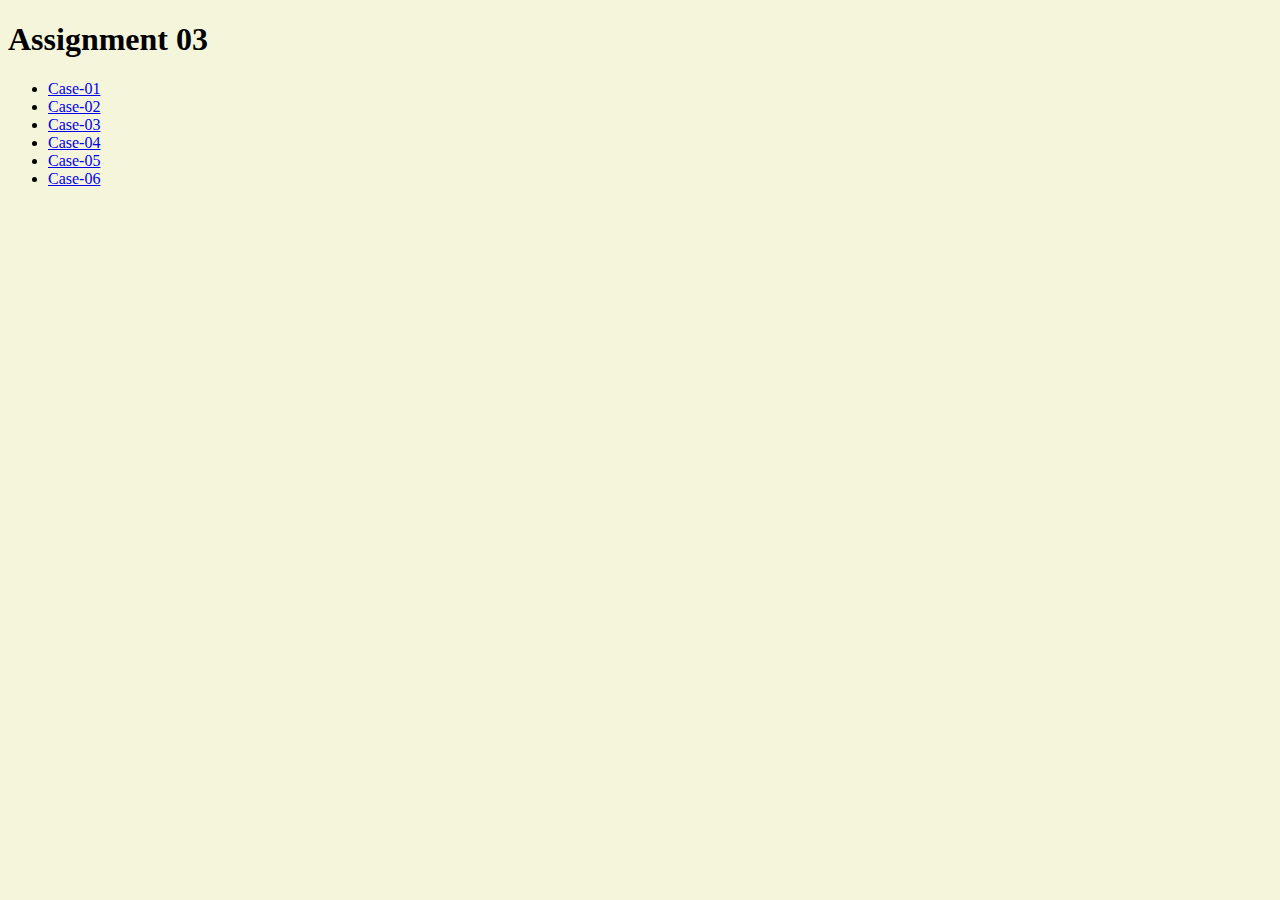
<file: index.html>
<!DOCTYPE html>
<html lang="en">
<head>
    <meta charset="UTF-8">
    <meta name="viewport" content="width=device-width, initial-scale=1.0">
    <title>index page</title>
    <style>
        body{
            background-color:beige;
        }
    </style>
</head>
<body>
    <h1>Assignment 03</h1>
    <ul>
    <li><a href="./pages/Case01.html">Case-01</a></li>
    <li><a href="./pages/Cas02.html">Case-02</a></li>
    <li><a href="./pages/Case03.html">Case-03</a></li>
    <li><a href="./pages/Case04.html">Case-04</a></li>
    <li><a href="./pages/Case05.html">Case-05</a></li>
    <li><a href="./pages/Case06.html">Case-06</a></li>
    </ul>
    

</body>
</html>
</file>
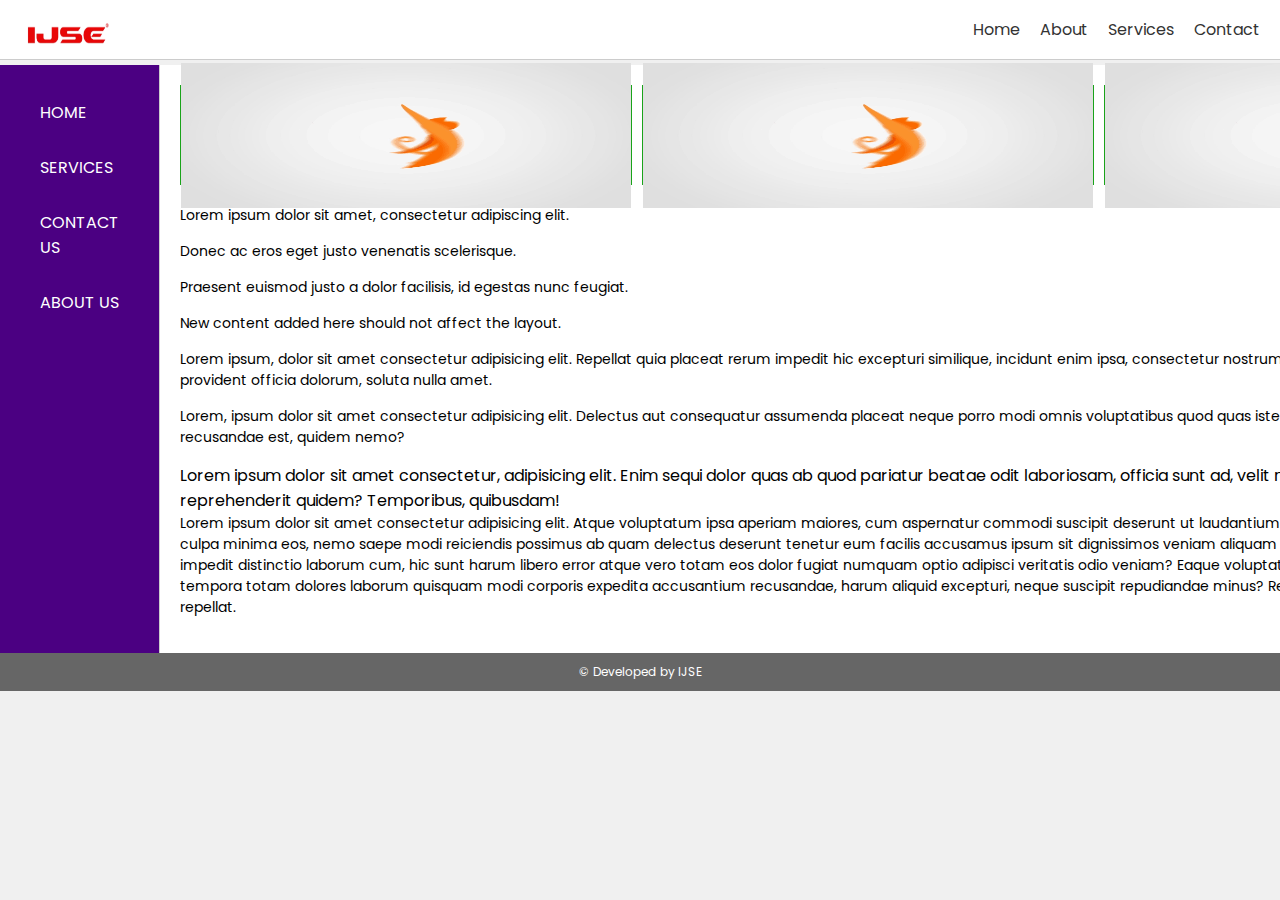
<file: pages/Cas02.html>
<!DOCTYPE html>
<html lang="en">
<head>
    <meta charset="UTF-8">
    <meta name="viewport" content="width=device-width, initial-scale=1.0">
    <title>Case Two</title>
    <link rel="stylesheet" href="/CSS/case02.css">
    <link rel="stylesheet" href="https://cdnjs.cloudflare.com/ajax/libs/font-awesome/6.4.2/css/all.min.css">
    <link href="https://fonts.googleapis.com/css2?family=Poppins:wght@300;400;600&display=swap" rel="stylesheet">
</head>
<body>

    <!-- Header Section -->
    <header>
        <div class="logo">
            <img src="/images/Screenshot (65).png" alt="Logo">
        </div>
        <nav class="top-nav">
            <a href="#">Home</a>
            <a href="#">About</a>
            <a href="#">Services</a>
            <a href="#">Contact</a>
        </nav>
    </header>

    <!-- Main Container -->
    <div class="main-container">
        
        <!-- Sidebar Navigation -->
        <nav class="side-nav">
          <a href="Home">HOME</a>
          <a href="Services">SERVICES</a>
          <a href="Contact us"> CONTACT US</a>
          <a href="About us">ABOUT US</a>
        </nav>

        <!-- Content Area -->
        <div class="content">
            
           
            <div class="logo-grid">
                <div class="logo-item"><img src="/images/original-bf232a358b92409f72a031e0eb1b0669.gif" alt="Logo" class="orange-logo"></div>
                <div class="logo-item"><img src="/images/original-bf232a358b92409f72a031e0eb1b0669.gif" alt="Logo" class="orange-logo"></div>
                <div class="logo-item"><img src="/images/original-bf232a358b92409f72a031e0eb1b0669.gif" alt="Logo" class="orange-logo"></div>
            </div>

            <!-- Text Content -->
            <div class="text-content">
                <p>Lorem ipsum dolor sit amet, consectetur adipiscing elit.</p>
                <p>Donec ac eros eget justo venenatis scelerisque.</p>
                <p>Praesent euismod justo a dolor facilisis, id egestas nunc feugiat.</p>
                <p>New content added here should not affect the layout.</p>
                <p>Lorem ipsum, dolor sit amet consectetur adipisicing elit.
                    Repellat quia placeat rerum impedit hic excepturi similique, incidunt enim ipsa, 
                    consectetur nostrum! Laboriosam assumenda quidem provident officia dolorum, soluta nulla amet.</p>
                    <p>Lorem, ipsum dolor sit amet consectetur adipisicing elit. 
                        Delectus aut consequatur assumenda placeat neque porro modi omnis voluptatibus quod quas iste cum esse expedita, 
                        suscipit blanditiis recusandae est, quidem nemo?</p>
                        Lorem ipsum dolor sit amet consectetur, adipisicing elit. Enim sequi dolor quas ab quod pariatur 
                        beatae odit laboriosam, officia sunt ad, 
                        velit nesciunt dolores ut reiciendis reprehenderit quidem? Temporibus, quibusdam!
                        <p>Lorem ipsum dolor sit amet consectetur adipisicing elit. Atque voluptatum ipsa aperiam maiores, 
                            cum aspernatur commodi suscipit deserunt ut laudantium illum quos? Accusamus, vero. Nihil culpa minima eos, 
                            nemo saepe modi reiciendis possimus ab quam delectus deserunt tenetur eum facilis accusamus ipsum sit dignissimos veniam 
                            aliquam libero eaque deleniti minus. Maxime impedit distinctio laborum cum, hic sunt harum libero error atque vero totam eos dolor 
                            fugiat numquam optio adipisci veritatis odio veniam? Eaque voluptatibus deleniti et placeat nostrum tempora totam dolores laborum quisquam modi corporis expedita accusantium recusandae, harum aliquid excepturi,
                             neque suscipit repudiandae minus? Repudiandae natus asperiores quos repellat.</p>
                   
            </div>
            
        </div>

    </div>

    <!-- Footer -->
    <footer>
        &copy; Developed by IJSE
    </footer>

</body>
</html>
</file>
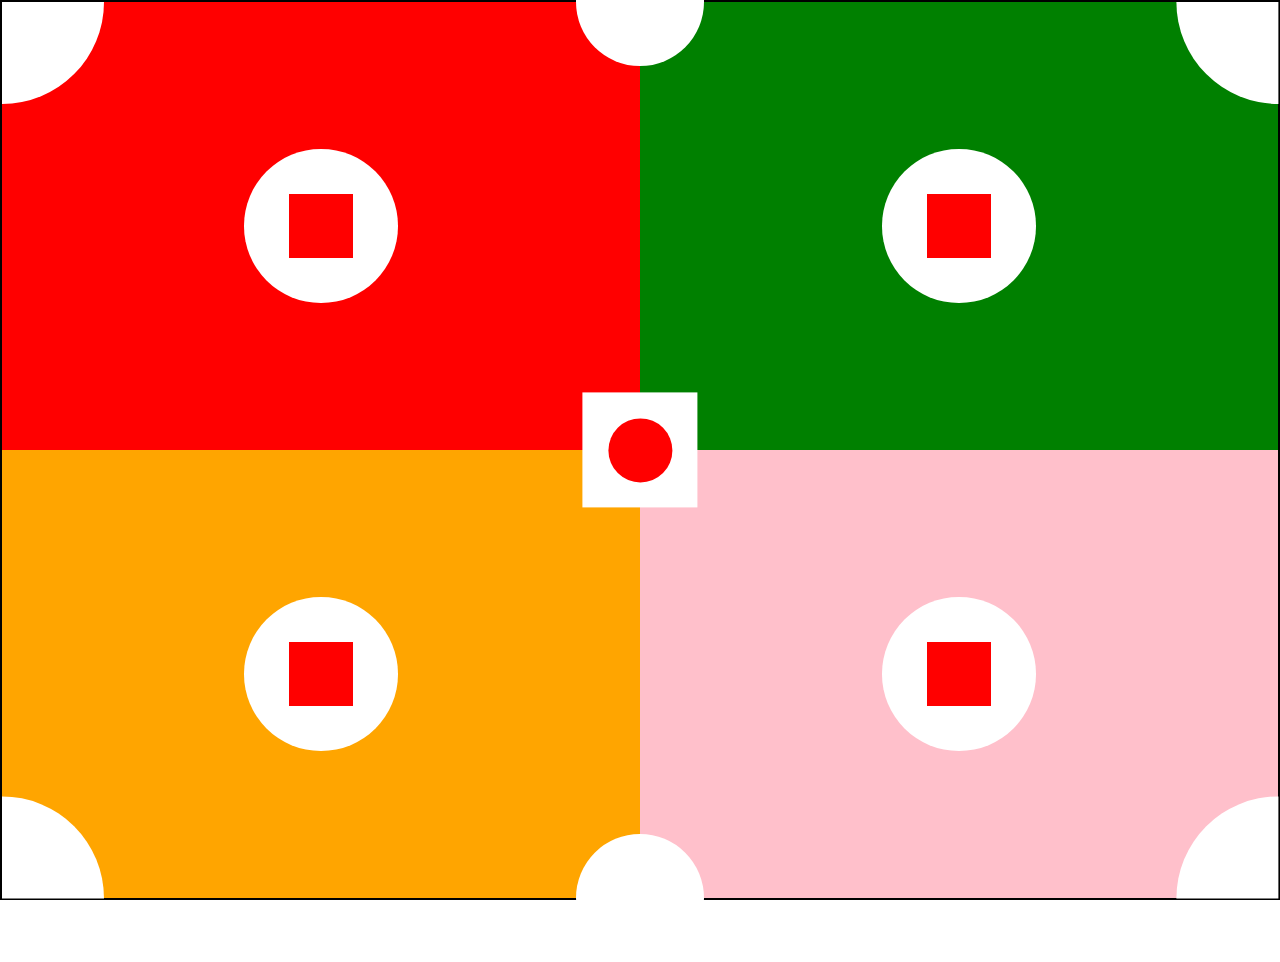
<file: pages/Case01.html>
<!DOCTYPE html>
<html lang="en">
<head>
    <meta charset="UTF-8">
    <meta name="viewport" content="width=device-width, initial-scale=1.0">
    <title>Case 01</title>
    <link rel="stylesheet" href="/CSS/case01.css">
</head>
<body>
    <div class="container">
        <div class="box top-left">
            <div class="circle">
                <div class="square"></div>
            </div>
            <div class="corner"></div>
        </div>
        <div class="box top-right">
            <div class="circle">
                <div class="square"></div>
            </div>
            <div class="corner"></div>
        </div>
        <div class="box bottom-left">
            <div class="circle">
                <div class="square"></div>
            </div>
            <div class="corner"></div>
        </div>
        <div class="box bottom-right">
            <div class="circle">
                <div class="square"></div>
            </div>
            <div class="corner"></div>
        </div>
        <!-- Center white square with red circle -->
        <div class="center-box">
            <div class="center-circle"></div>
        </div>
          <!-- Middle half-circles at top and bottom -->
          <div class="middle-half-circle top-middle-circle"></div>
          <div class="middle-half-circle bottom-middle-circle"></div>
    </div>
</body>
</html>
</file>
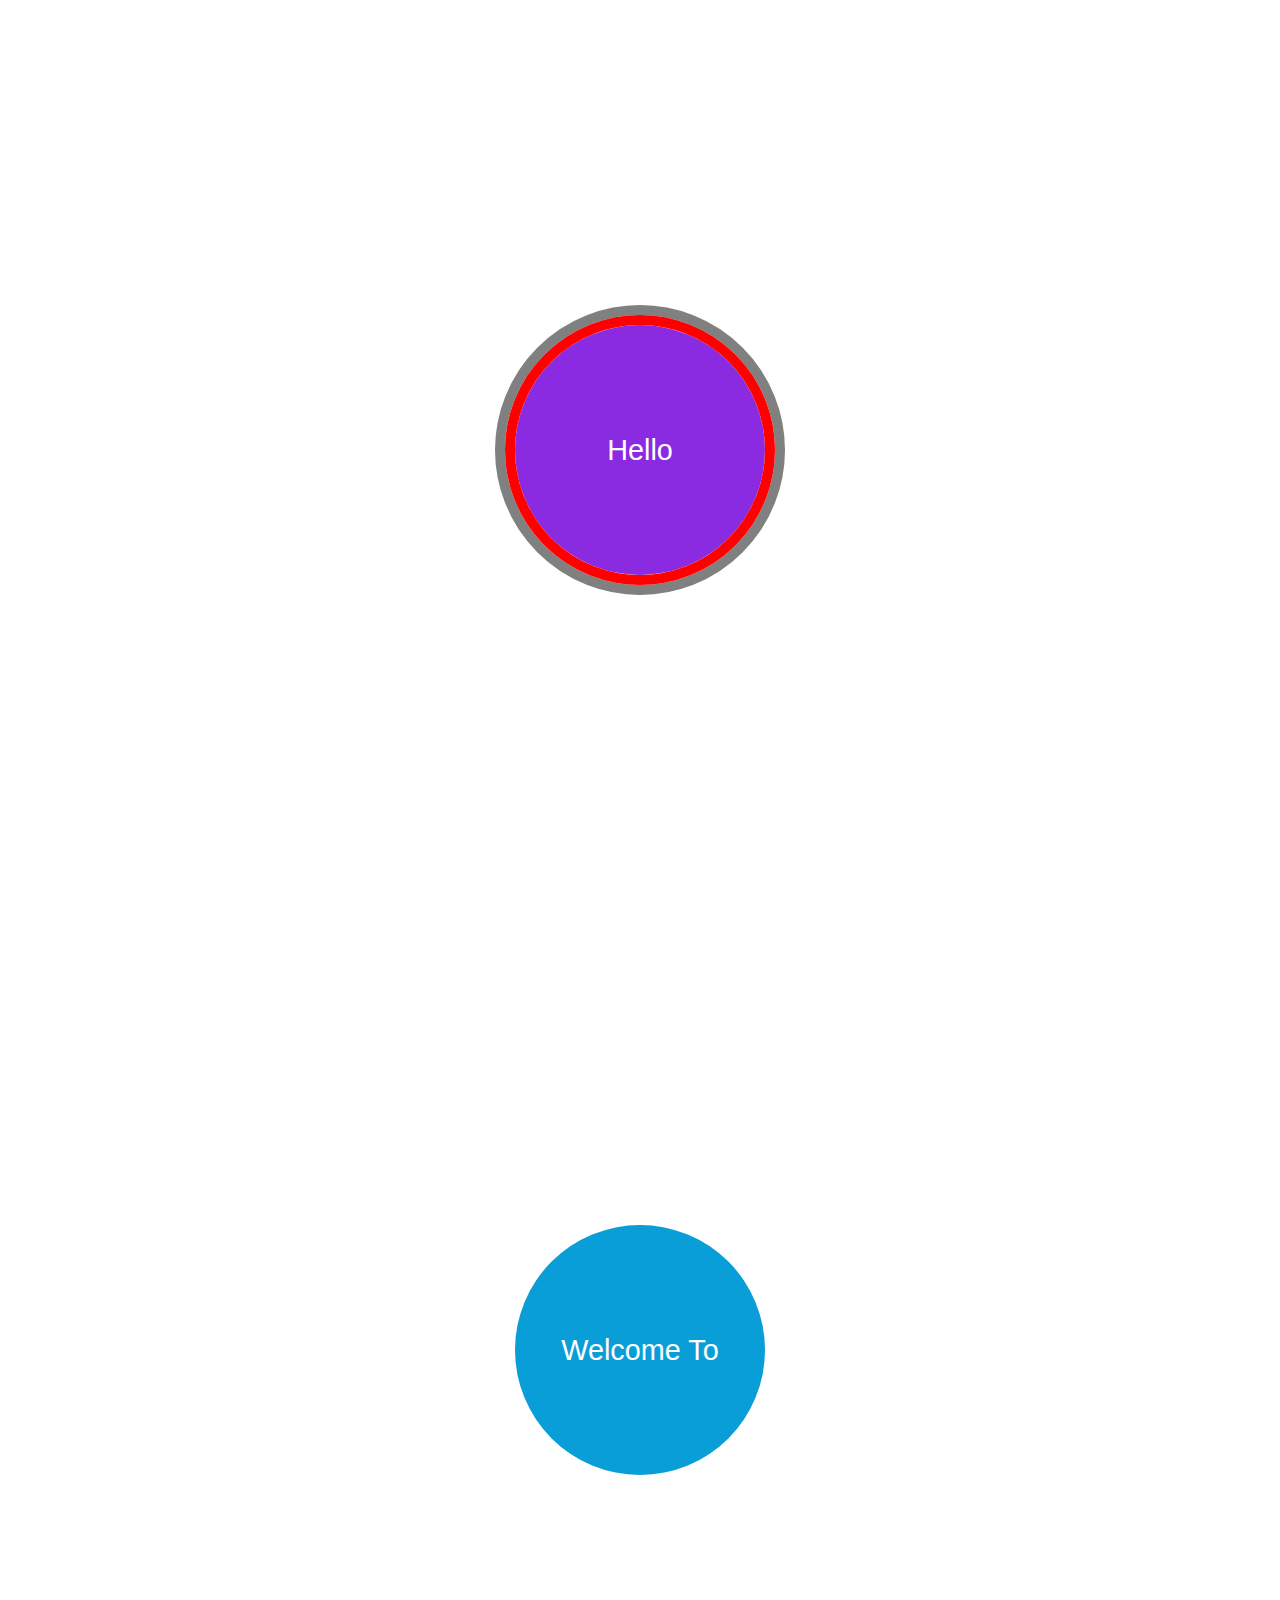
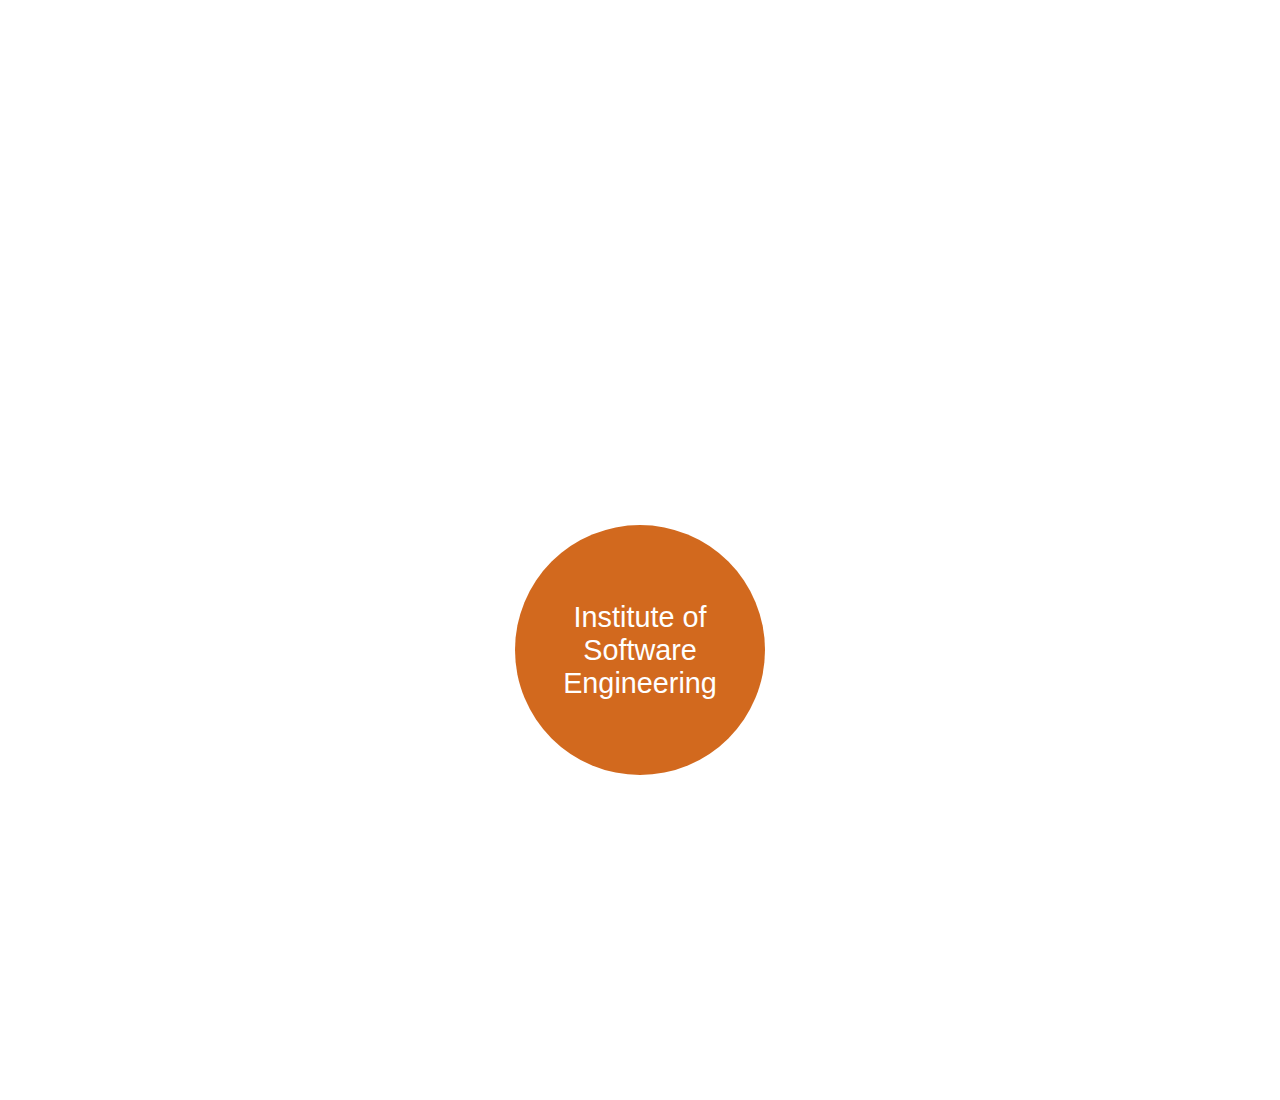
<file: pages/Case03.html>
<!DOCTYPE html>
<html lang="en">
  <head>
    <meta charset="UTF-8" />
    <meta name="viewport" content="width=device-width, initial-scale=1.0" />
    <link rel="stylesheet" href="/CSS/case03.css" />
    <title>case-03</title>
  </head>
  <body>
    <div class="ring" id="outer-ring">
      <div class="ring" id="inner-ring"></div>
    </div>
    <div class="circle-container">
      <div class="card-container">
        <div class="circle-card" id="card-1"><p>Hello</p></div>
      </div>
      <div class="card-container">
        <div class="circle-card" id="card-2"><p>Welcome To</p></div>
      </div>
      <div class="card-container">
        <div class="circle-card" id="card-3">
          <p>Institute of Software Engineering</p>
        </div>
      </div>
    </div>
  </body>
</html>
</file>
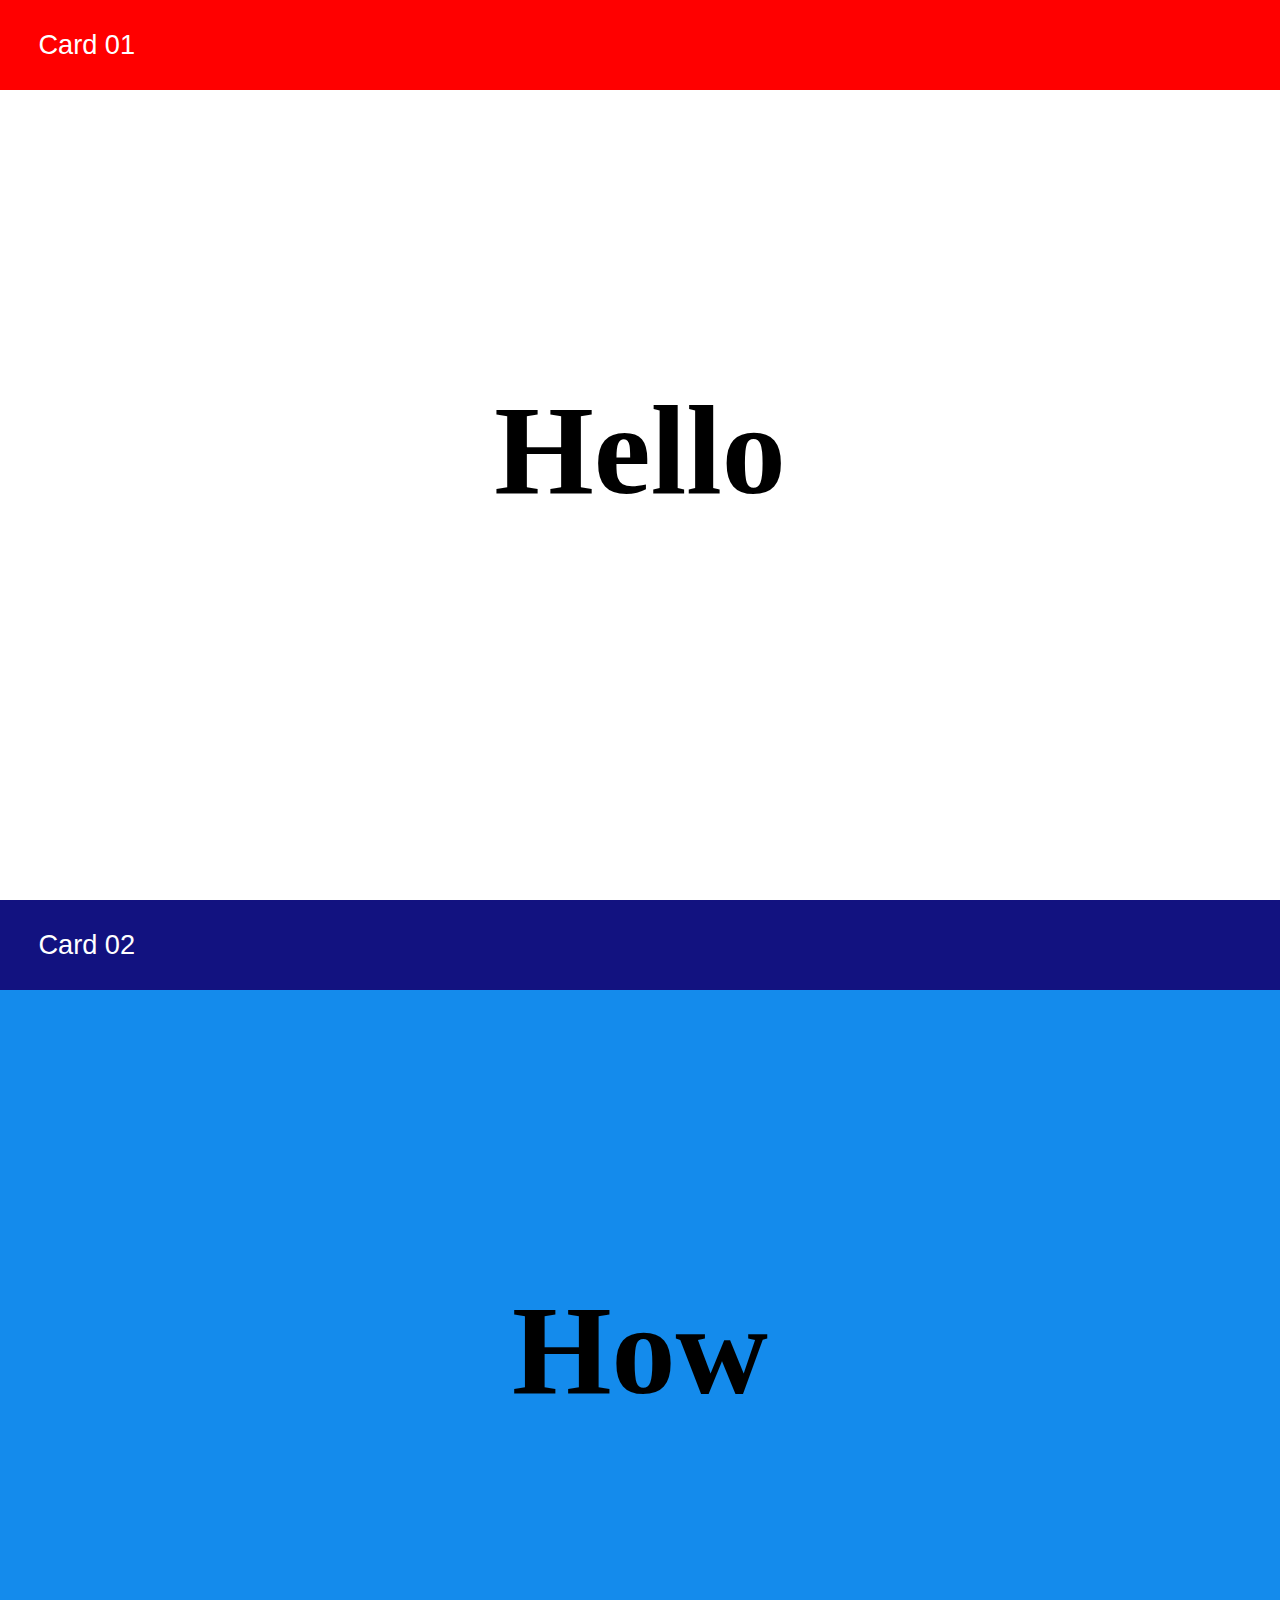
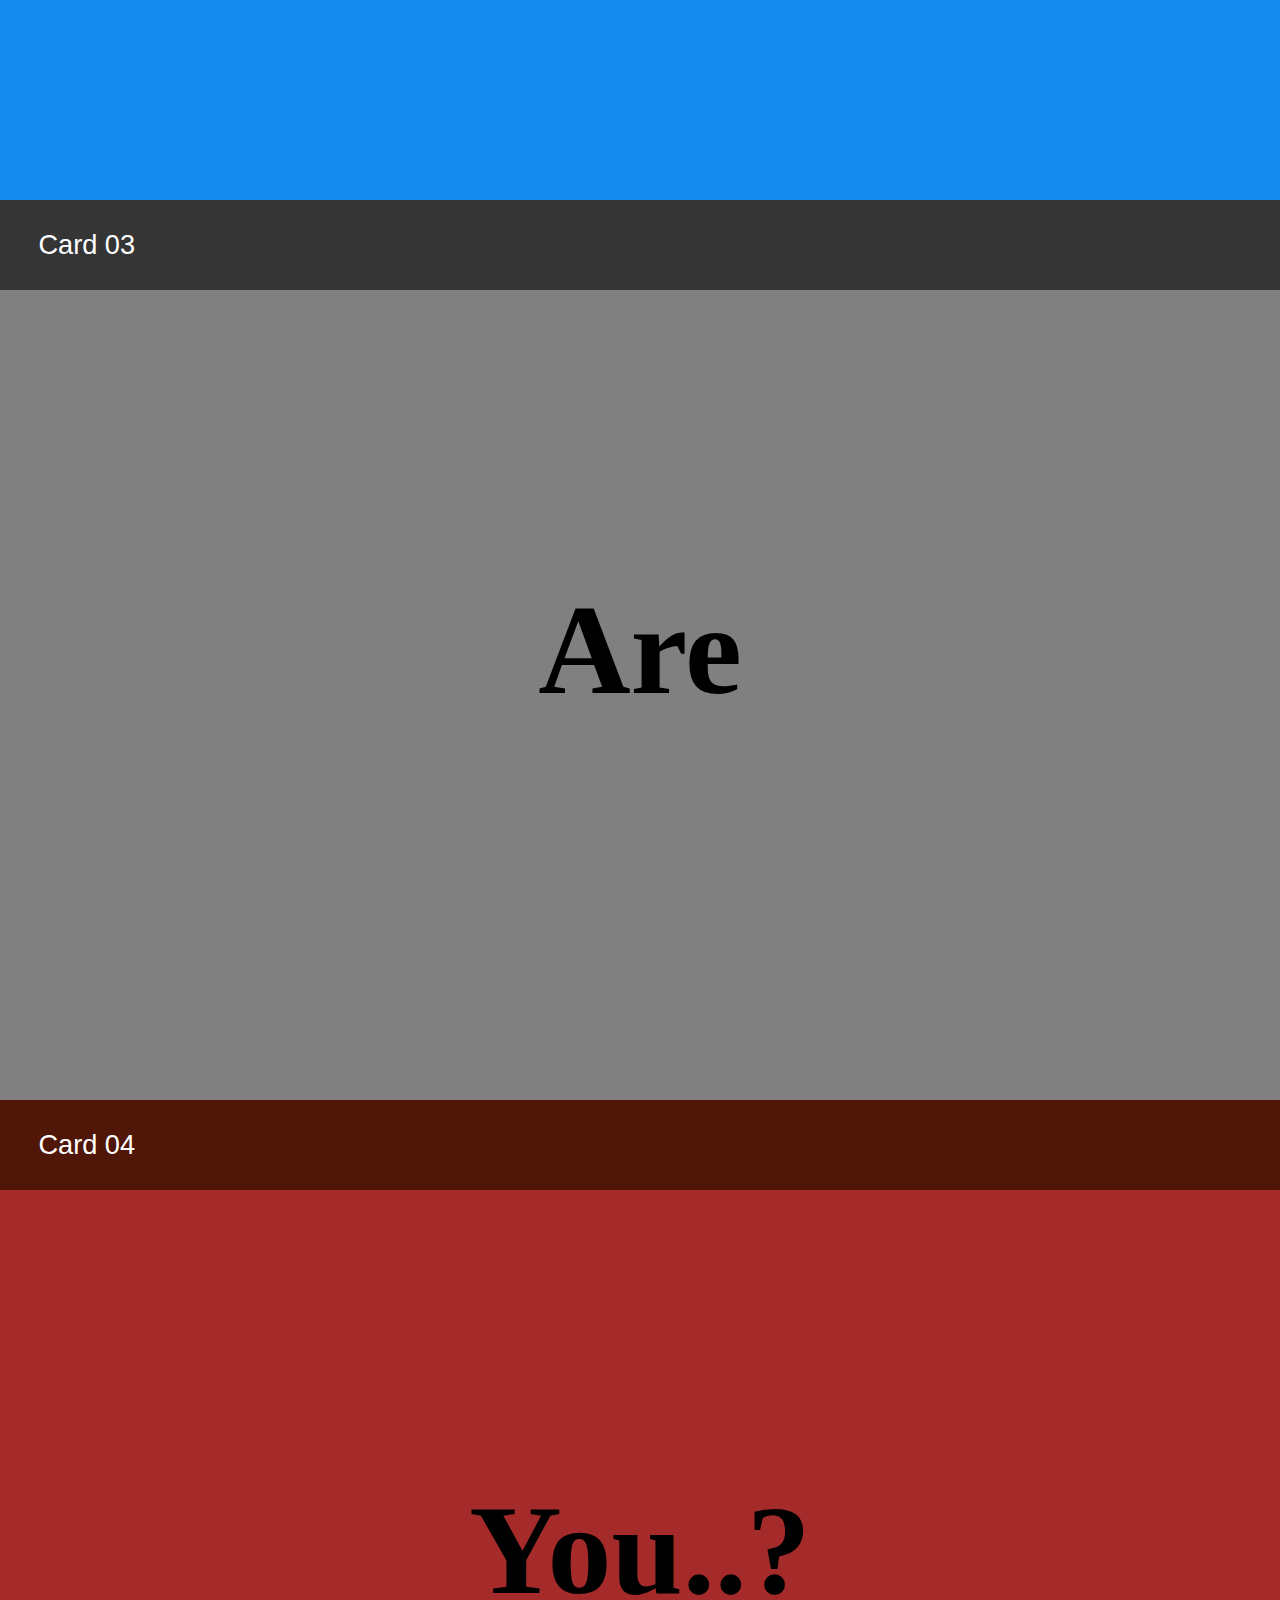
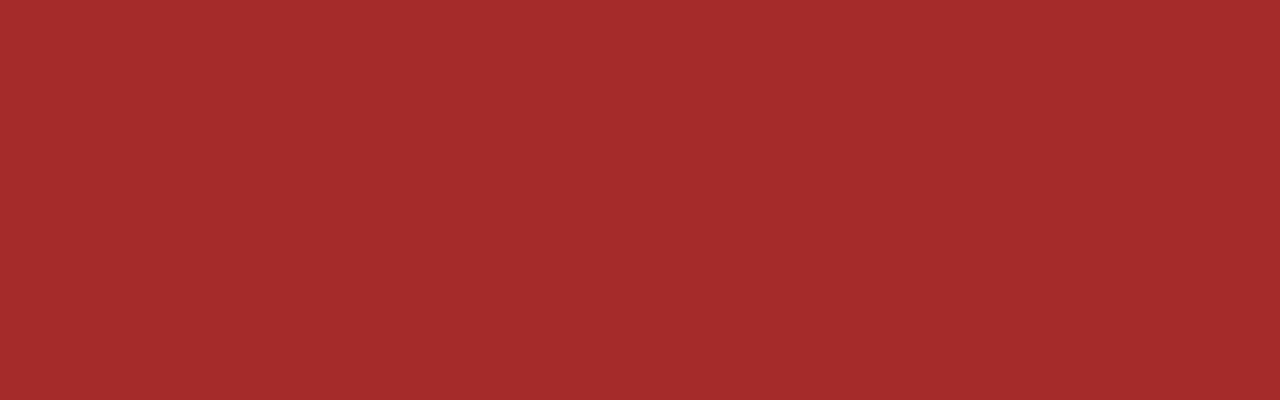
<file: pages/Case04.html>
<!DOCTYPE html>
<html lang="en">
  <head>
    <meta charset="UTF-8" />
    <meta name="viewport" content="width=device-width, initial-scale=1.0" />
    <link rel="stylesheet" href="/CSS/case04.css" />
    <title>Case-04</title>
  </head>
  <body>
    <div class="page-container">
      <div class="page" id="page-1">
        <p class="center-text">Hello</p>
        <div class="sticky-header" id="header-1"><p>Card 01</p></div>
      </div>
      <div class="page" id="page-2">
        <p class="center-text">How</p>
        <div class="sticky-header" id="header-2"><p>Card 02</p></div>
      </div>
      <div class="page" id="page-3">
        <p class="center-text">Are</p>
        <div class="sticky-header" id="header-3"><p>Card 03</p></div>
      </div>
      <div class="page" id="page-4">
        <p class="center-text">You..?</p>
        <div class="sticky-header" id="header-4"><p>Card 04</p></div>
      </div>
    </div>
  </body>
</html>
</file>
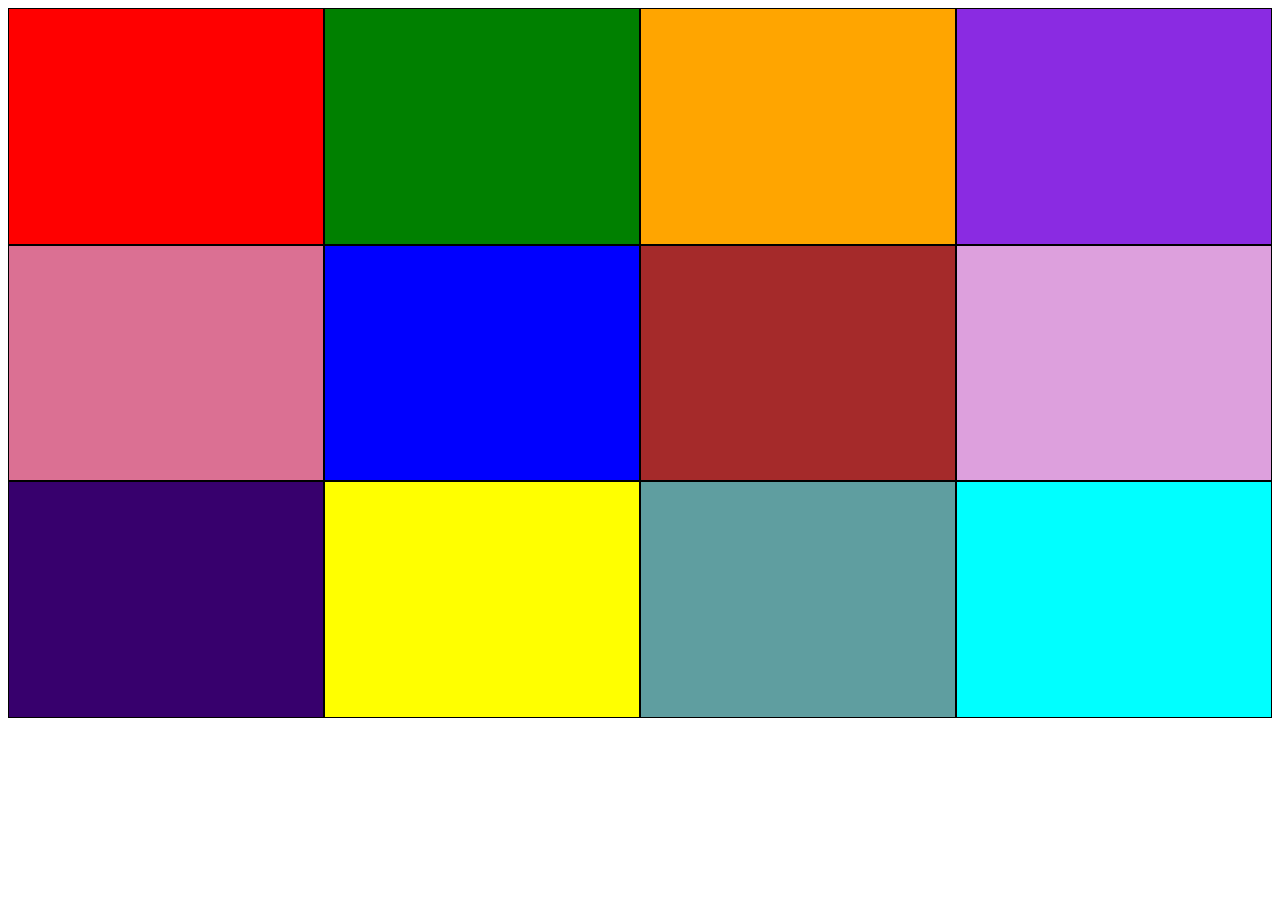
<file: pages/Case05.html>
<!DOCTYPE html>
<html lang="en">
  <head>
    <meta charset="UTF-8" />
    <meta name="viewport" content="width=device-width, initial-scale=1.0" />
    <link rel="stylesheet" href="/CSS/case05.css" />
    <title>case-05</title>
  </head>
  <body>
    <div class="Contener">
      <div class="box box1"></div>
      <div class="box box2"></div>
      <div class="box box3"></div>
      <div class="box box4"></div>
      <div class="box box5"></div>
      <div class="box box6"></div>
      <div class="box box7"></div>
      <div class="box box8"></div>
      <div class="box box9"></div>
      <div class="box box10"></div>
      <div class="box box11"></div>
      <div class="box box12"></div>
    </div>
  </body>
</html>
</file>
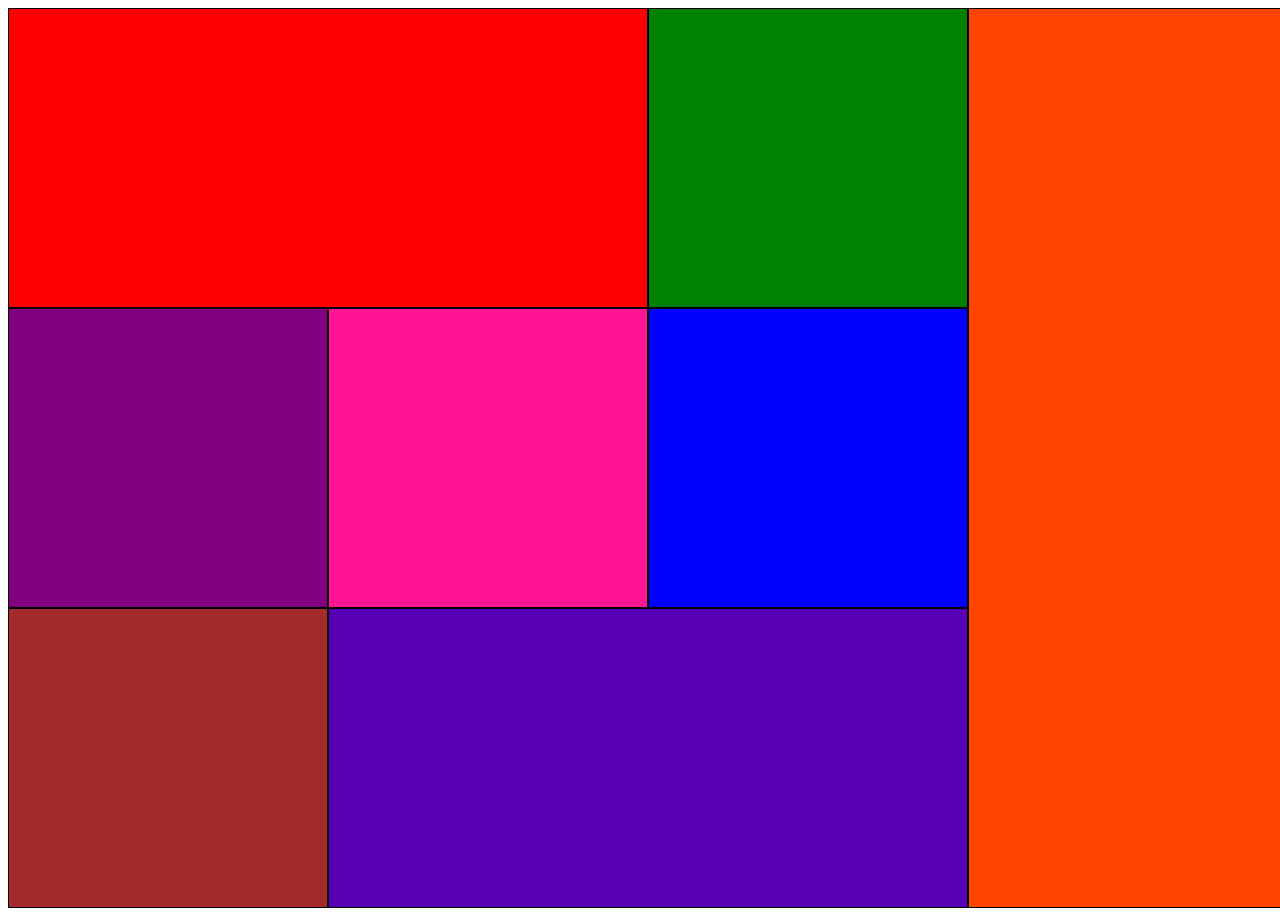
<file: pages/Case06.html>
<!DOCTYPE html>
<html lang="en">
  <head>
    <meta charset="UTF-8" />
    <meta name="viewport" content="width=device-width, initial-scale=1.0" />
    <link rel="stylesheet" href="/CSS/case06.css" />
    <title>Case-06</title>
  </head>
  <body>
    <section>
      <div class="container">
        <div class="cart box1"></div>
        <div class="cart box2"></div>
        <div class="cart box3"></div>
        <div class="cart box4"></div>
        <div class="cart box5"></div>
        <div class="cart box6"></div>
        <div class="cart box7"></div>
        <div class="cart box8"></div>
      </div>
    </section>
  </body>
</html>
</file>
<file: CSS/case02.css>
* {
    margin: 0;
    padding: 0;
    box-sizing: border-box;
    font-family: 'Poppins', sans-serif;
}

body {
    width: 100%;
    min-height: 100px;
    background: #f0f0f0;
}

/* Header */
header {
    position: relative;
    width: 100%;
    height: 60px;
    background-color: #fff;
    border-bottom: 1px solid #ccc;
    display: flex;
    justify-content: space-between;
    align-items: center;
    padding: 10px 20px;
}

.logo img {
    height: 40px;
    width: 100px;
}

.top-nav {
    display: flex;
}

.top-nav a {
    margin-left: 20px;
    text-decoration: none;
    color: #333;
}

/* Main Container */
.main-container {
    position: relative;
    width: 100%;
    display: flex;
    margin-top: 5px;
}

/* Side Navigation */
.side-nav {
    position: relative;
    width: 250px;
    background-color: #4b0082;
    color: white;
    padding: 20px 0;
}

.side-nav a {
    display: block;
    padding: 15px 40px;
    text-decoration: none;
    color: white;
}

.side-nav a i {
    margin-right: 10px;
}

/* Content Area */
.content {
    position: relative;
    flex: 1;
    background-color: white;
    padding: 20px;
    border-left: 1px solid #ccc;
}

/* Logo Grid */
.logo-grid {
    display: grid;
    grid-template-columns: repeat(3, 1fr);
    gap: 10px;
    margin-bottom: 20px;
}

.logo-item {
    background-color: #eee;
    height: 100px;
    display: flex;
    justify-content: center;
    align-items: center;
    border: 1px solid #1aa31a;
}

/* Text Content */
.text-content p {
    margin-bottom: 15px;
    font-size: 14px;
    line-height: 1.5;
}

/* Footer */
footer {
    position: relative;
    width: 100%;
    background-color: #666;
    color: white;
    text-align: center;
    padding: 10px;
    font-size: 12px;
}

img {
    width: 450px;
    height: 145px;
}
</file>
<file: CSS/case01.css>
* {
    margin: 0;
    padding: 0;
    box-sizing: border-box;
}

body {
    display: flex;
    justify-content: center;
    align-items: center;
    width: 100vw;
    height: 100vh;
    background: white;
    overflow: hidden;
}

/* Main Container covering the full screen */
.container {
    width: 100vw; 
    height: 100vh;
    position: relative;
    display: flex;
    border: 2px solid black;
}

/* Box structure */
.box {
    width: 50%;
    height: 50%;
    position: absolute;
    display: flex;
    justify-content: center;
    align-items: center;
}

/* Box positions */
.top-left { background: red; top: 0; left: 0; }
.top-right { background: green; top: 0; right: 0; }
.bottom-left { background: orange; bottom: 0; left: 0; }
.bottom-right { background: pink; bottom: 0; right: 0; }

/* Circle inside each box */
.circle {
    width: 12vw;
    height: 12vw;
    background: white;
    border-radius: 50%;
    position: absolute;
    display: flex;
    justify-content: center;
    align-items: center;
}

/* Square inside the circle */
.square {
    width: 5vw;
    height: 5vw;
    background: red;
}

/* Center white square */
.center-box {
    position: absolute;
    width: 9vw;
    height: 9vw;
    background: white;
    top: 50%;
    left: 50%;
    transform: translate(-50%, -50%);
    display: flex;
    justify-content: center;
    align-items: center;
}

/* Center red circle */
.center-circle {
    width: 5vw;
    height: 5vw;
    background: red;
    border-radius: 50%;
}

/* Corner quarter circles */
.corner {
    position: absolute;
    width: 8vw;
    height: 8vw;
    background: white;
    border-radius: 0 0 100% 0;
}

/* Fixed positions for corner quarter circles */
.top-left .corner { top: 0; left: 0; transform: rotate(0deg); }
.top-right .corner { top: 0; right: 0; transform: rotate(90deg); }
.bottom-left .corner { bottom: 0; left: 0; transform: rotate(270deg); }
.bottom-right .corner { bottom: 0; right: 0; transform: rotate(180deg); }

/* Middle half-circles at top and bottom */
.middle-half-circle {
    position: absolute;
    width: 10vw;
    height: 10vw;
    background-color: white;
    border-radius: 50%;
    left: 50%;
    transform: translateX(-50%);
}

.top-middle-circle { top: -5vw; }
.bottom-middle-circle { bottom: -5vw; }
</file>
<file: CSS/case03.css>
body{
    margin: 0;
}
div{
    border-radius: 100%;
}


#inner-ring{
    height: 250px;
    width: 250px;
    border: 10px solid red;
}
#outer-ring{
    height: fit-content;
    width: fit-content;
    border: 10px solid gray;
    position: fixed;
    top: 50%;
    left: 50%;
    transform: translate(-50%, -50%);
}
.circle-container{
    
    height: 100%;
    width: 100%;
    display: flex;
    flex-direction: column;
    justify-content: center;
    align-items: center;
    
}
.card-container{
    width: 100%;
    height: 100vh;
    display: flex;
    justify-content: center;
    align-items: center;
}
.circle-card{
    height: 250px;
    width: 250px;
    display: flex;
    justify-content: center;
    align-items: center;
    color: white;
    font-size: 1.8rem;
    font-family: sans-serif;
    text-align: center;
    
}
#card-1{
    background-color: blueviolet;
}
#card-2{
    background-color:rgb(10, 158, 216);
}
#card-3{
    background-color:chocolate;
}
</file>
<file: CSS/case04.css>
body{
    margin: 0;
}
.page{
    width: 100%;
    height: 100vh;
    position: relative;
}
.sticky-header{
    width: 100%;
    height: 10vh;
    background-color: red;
    position: sticky;
    top: 0;
    display: flex;
    flex-direction: column;
    justify-content: space-around;
}
.sticky-header p{
    color: white;
    font-family: sans-serif;
    font-size: 1.7rem;
    padding-left: 3%;
   
}
#header-2{
    background-color: rgb(18, 18, 128);
}
#header-3{
    background-color: rgb(53, 53, 53);
}
#header-4{
    background-color: rgb(80, 22, 8);
}
#page-2{
    background-color: rgb(20, 139, 236);
}
#page-3{
    background-color: grey;
}
#page-4{
    background-color: brown;
}
.center-text{
    margin: 0;
    font-size: 8rem;
    font-weight: 550;
    font-family: serif;
    position: absolute;
    top: 50%;
    left: 50%;
    transform: translate(-50%, -50%);
}
</file>
<file: CSS/case05.css>
.Contener{
    display: grid;
    grid-template-columns: repeat(4, 1fr);
    width: 100%;
    height: 710px;

}
.box{
    border: 1px solid black;
   background-color: aquamarine;

}
.box.box1{
    
    background-color: red;
}
.box.box2{
    
   
    background-color: green;
}
.box.box3{
    background-color: orange;
}
.box.box4{
    background-color: blueviolet;
}
.box.box5{
    background-color: palevioletred;
}
.box.box6{
    background-color: blue;
}
.box.box7{
    background-color: brown;
}
.box.box8{
    background-color: plum;
}
.box.box9{
    background-color: rgb(55, 0, 109);
}
.box.box10{
    background-color: yellow;
}
.box.box11{
    background-color: cadetblue;
}
.box.box12{
    background-color: aqua
    ;
}
</file>
<file: CSS/case06.css>
.container {
    display: grid;
    grid-template-columns: repeat(4, 1fr);
    grid-template-rows: repeat(3, 1fr);
    height: 100vh;
    width: 100vw;
}

.cart {
    border: 1px solid black;
}
  
  .box1 {
    background-color: #fe0000;
    grid-column: 1/3;
    grid-row: 1/2;
  }
  
  .box2 {
    background-color: #008001;
  }
  
  .box3 {
    background-color: #ff4500;
    grid-column: 4/5;
    grid-row: 1/4;
  }
  
  .box4 {
    background-color: #81007f;
  }
  
  .box5 {
    background-color: #ff1494;
  }
  
  .box6 {
    background-color: #0000fe;
  }
  
  .box7 {
    background-color: #a52b2a;
  }
  
  .box8 {
    background-color: #5800b6;
    grid-column: 2/4;
    grid-row: 3/4;
  }
</file>
